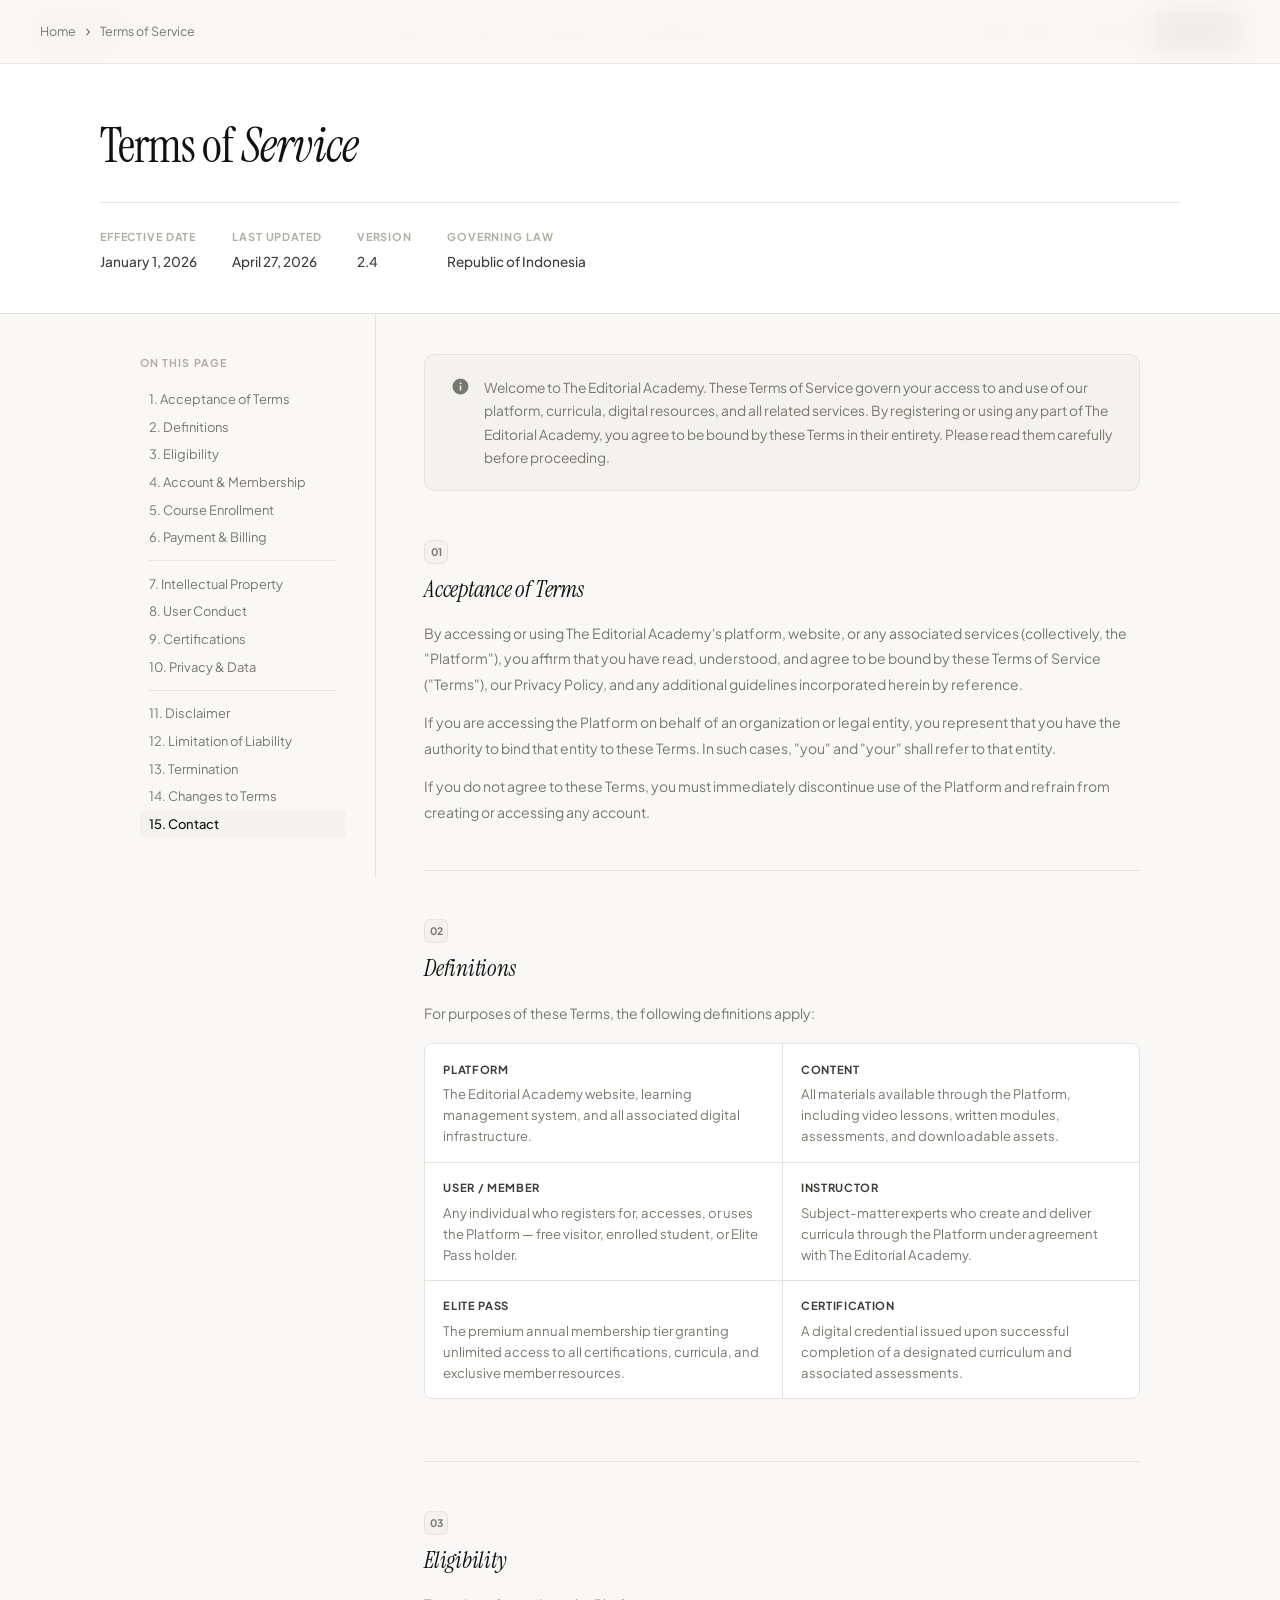
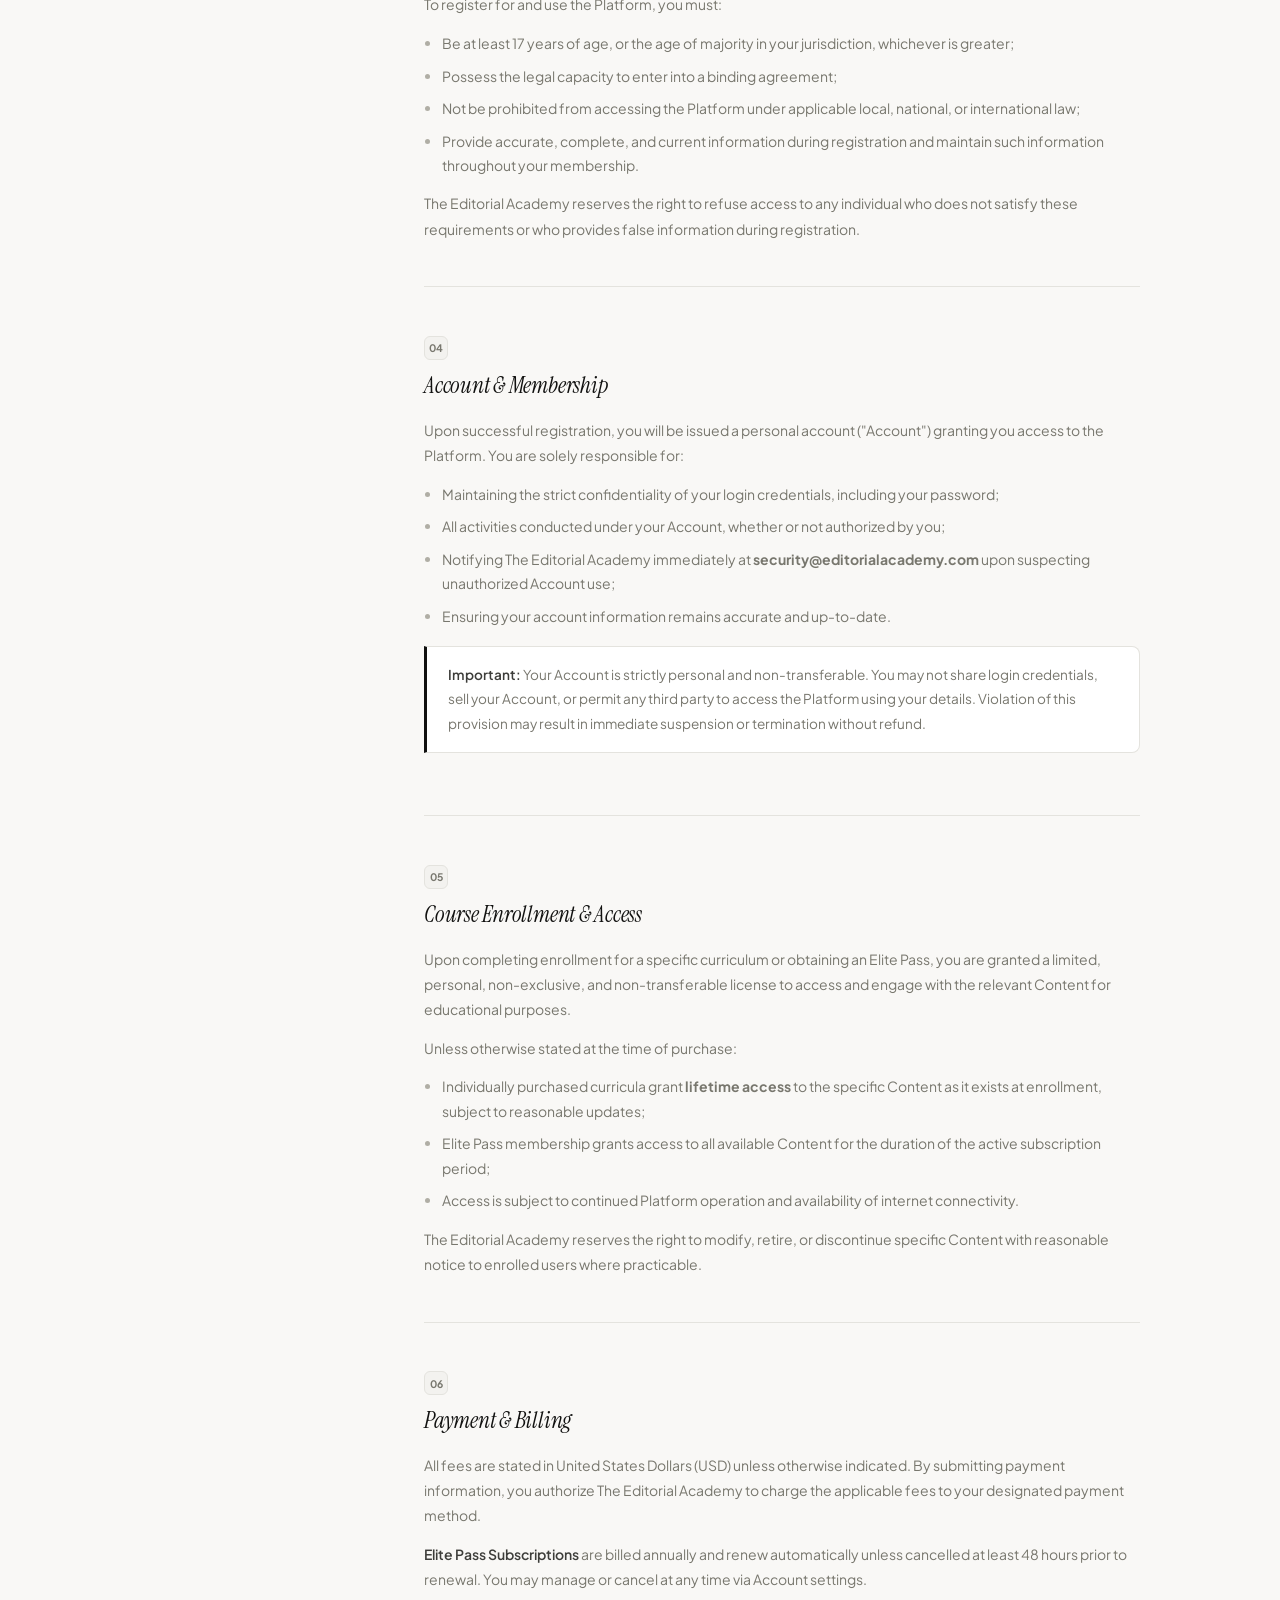
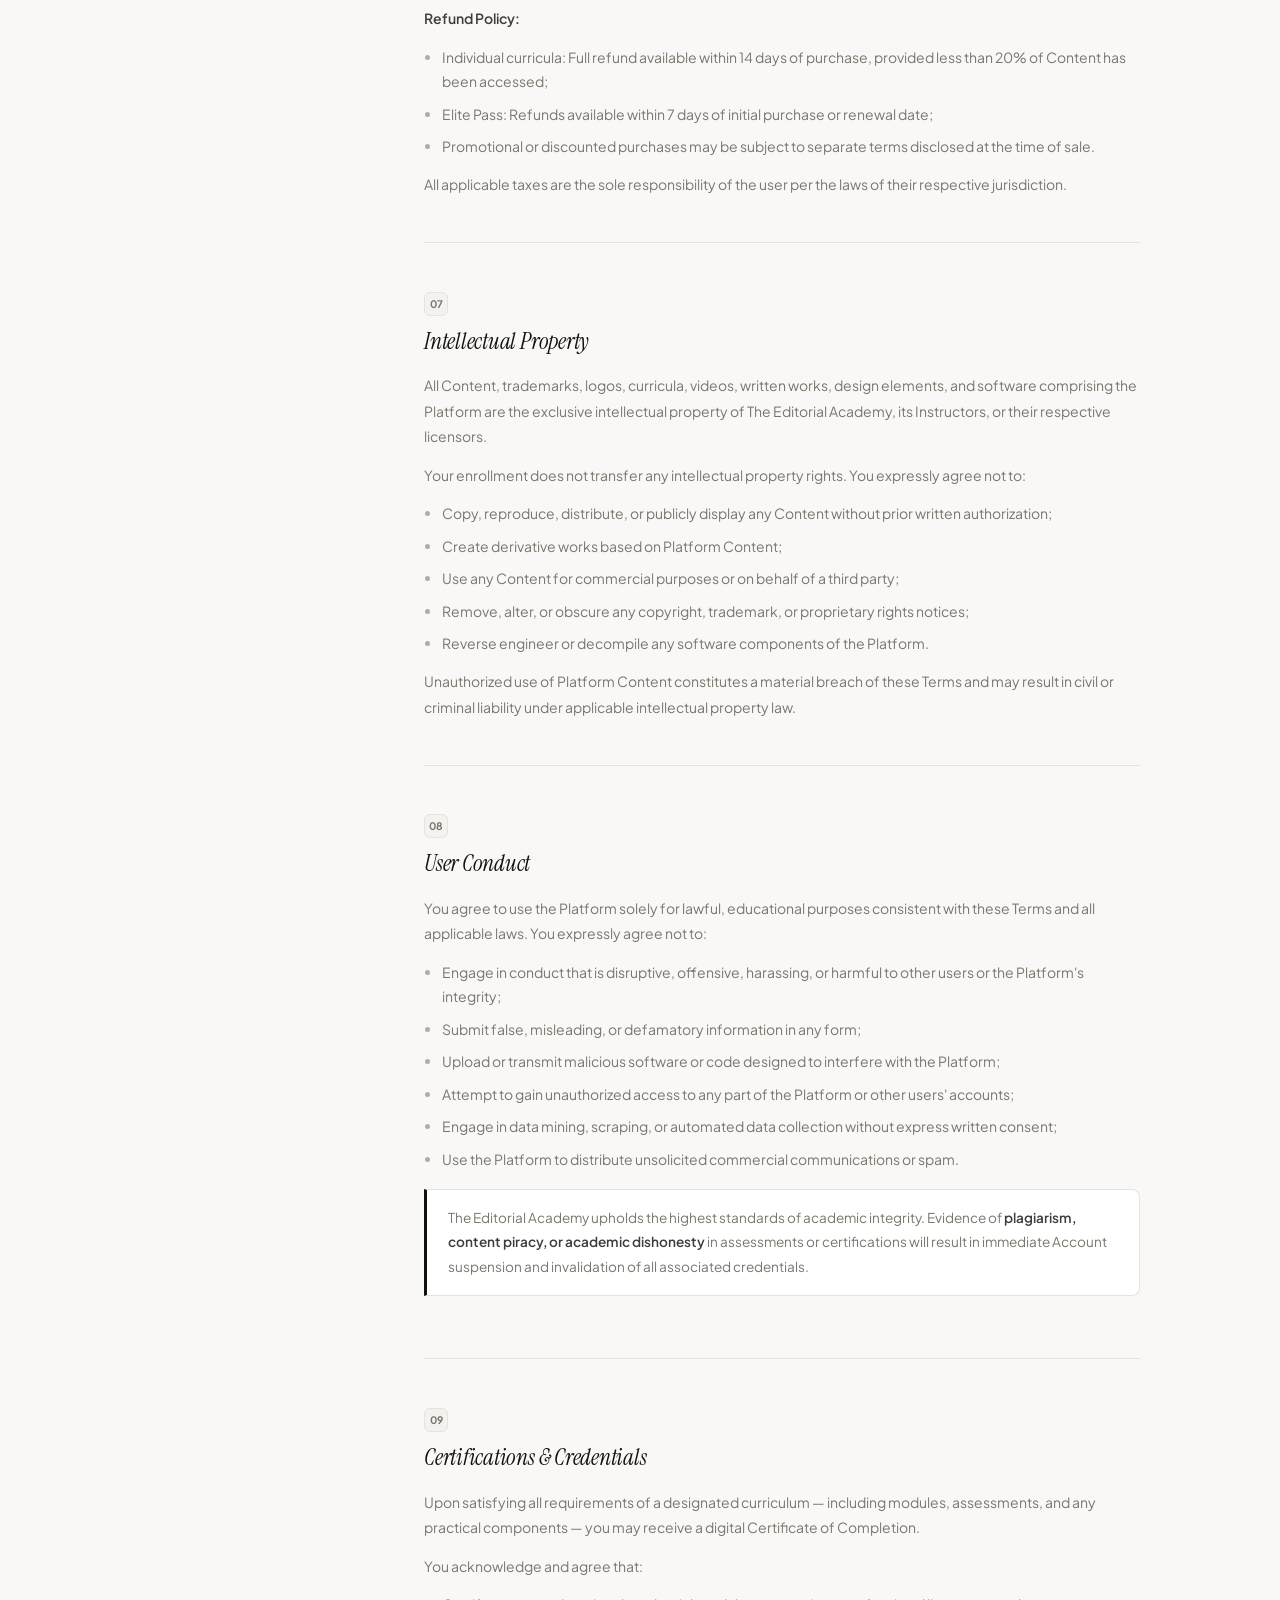
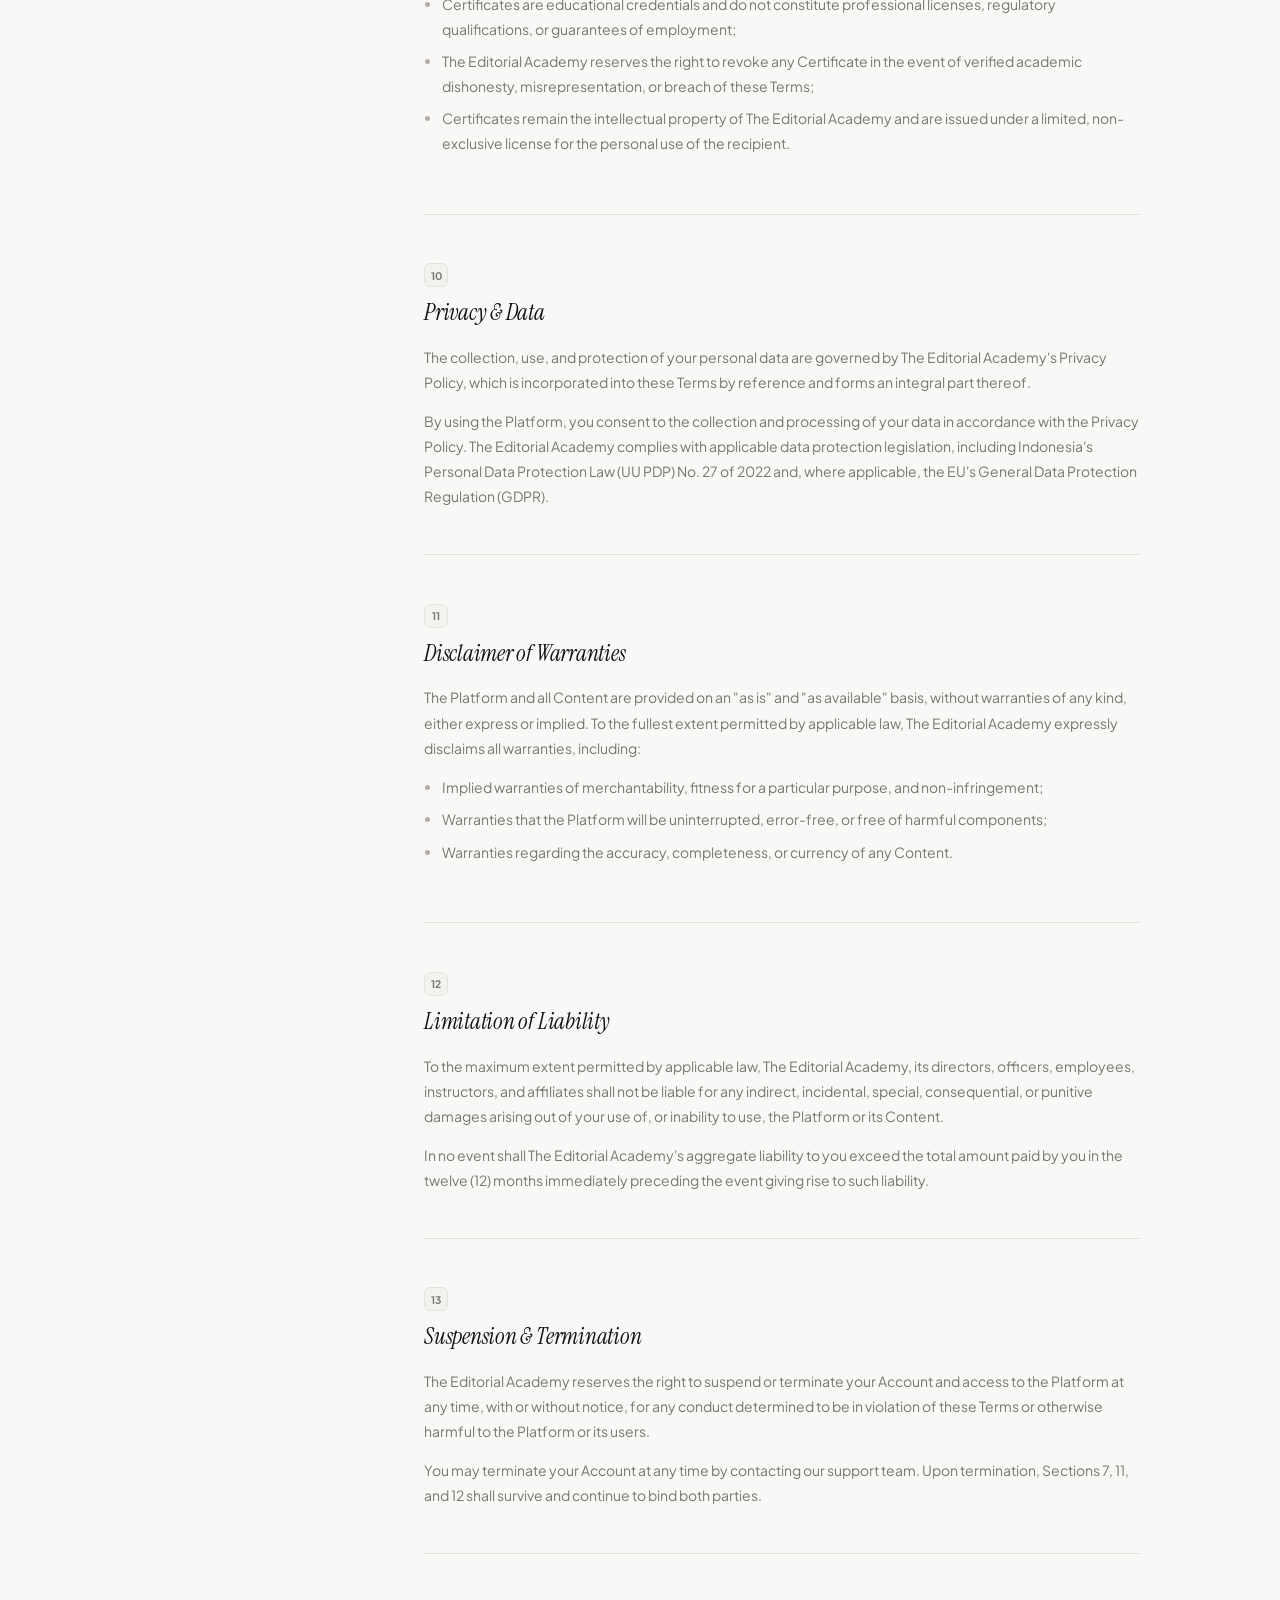
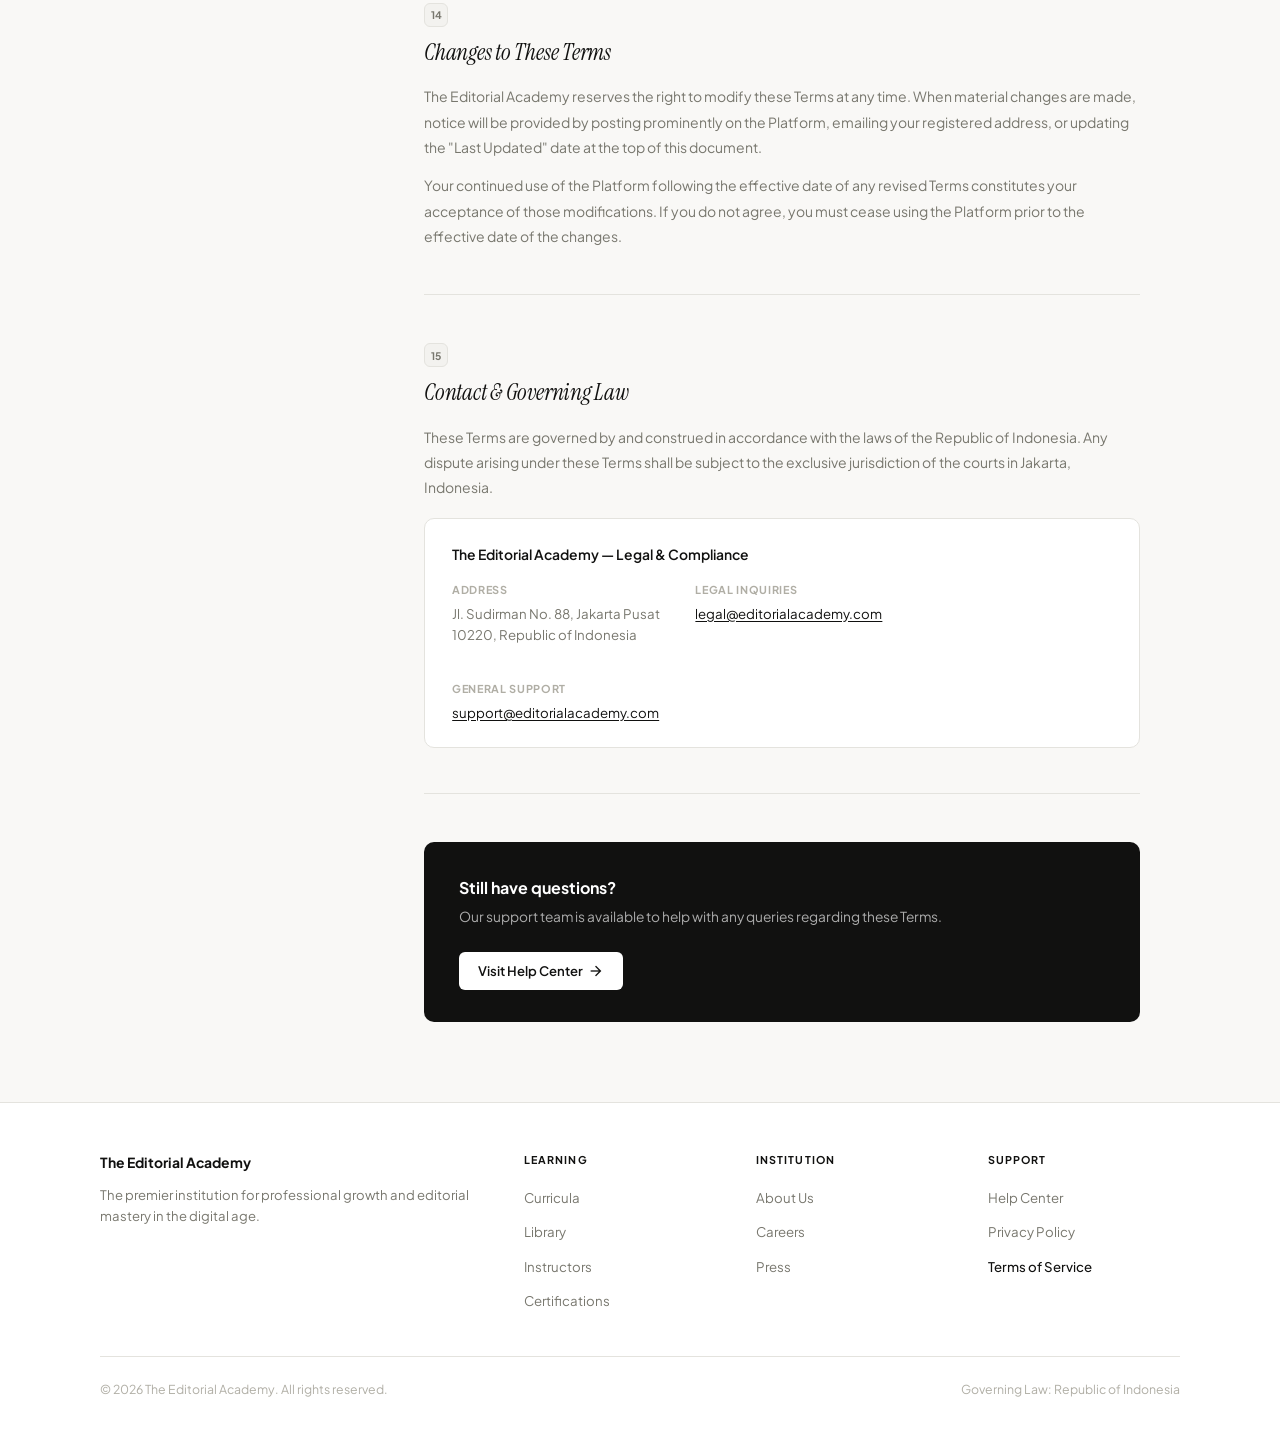
<file: termsofservice.html>
<!DOCTYPE html>
<html lang="en">

<head>
    <meta charset="UTF-8" />
    <meta name="viewport" content="width=device-width, initial-scale=1.0" />
    <title>Terms of Service | The Editorial Academy</title>
    <link rel="preconnect" href="https://fonts.googleapis.com" />
    <link href="https://fonts.googleapis.com/css2?family=Plus+Jakarta+Sans:ital,wght@0,300;0,400;0,500;0,600;0,700;1,300;1,400&family=Instrument+Serif:ital@0;1&display=swap" rel="stylesheet" />
    <link href="https://fonts.googleapis.com/icon?family=Material+Icons" rel="stylesheet" />
    <style>
        *,
        *::before,
        *::after {
            box-sizing: border-box;
            margin: 0;
            padding: 0;
        }
        
         :root {
            --bg: #f9f8f6;
            --surface: #ffffff;
            --surf2: #f3f2ef;
            --ink: #111110;
            --ink2: #3d3d3a;
            --ink3: #78776e;
            --ink4: #b0aea5;
            --border: #e4e3de;
            --border2: #d0cec7;
            --serif: 'Instrument Serif', Georgia, serif;
            --sans: 'Plus Jakarta Sans', system-ui, sans-serif;
            --nav-h: 64px;
        }
        
        html {
            scroll-behavior: smooth;
        }
        
        body {
            background: var(--bg);
            color: var(--ink2);
            font-family: var(--sans);
            font-weight: 400;
            line-height: 1.7;
            -webkit-font-smoothing: antialiased;
        }
        /* NAV */
        
        nav {
            position: fixed;
            top: 0;
            left: 0;
            right: 0;
            z-index: 99;
            height: var(--nav-h);
            background: rgba(249, 248, 246, 0.94);
            backdrop-filter: blur(14px);
            border-bottom: 1px solid var(--border);
            display: flex;
            align-items: center;
            padding: 0 2.5rem;
            gap: 2rem;
        }
        
        .nav-logo {
            font-family: var(--sans);
            font-size: 0.88rem;
            font-weight: 700;
            color: var(--ink);
            text-decoration: none;
            letter-spacing: -0.01em;
            flex-shrink: 0;
            line-height: 1.25;
        }
        
        .nav-logo span {
            display: block;
        }
        
        .nav-links {
            display: flex;
            gap: 1.8rem;
            list-style: none;
            flex: 1;
            justify-content: center;
        }
        
        .nav-links a {
            font-size: 0.82rem;
            font-weight: 500;
            color: var(--ink3);
            text-decoration: none;
            transition: color 0.15s;
        }
        
        .nav-links a:hover {
            color: var(--ink);
        }
        
        .nav-right {
            display: flex;
            align-items: center;
            gap: 0.4rem;
            flex-shrink: 0;
        }
        
        .nav-icon {
            width: 36px;
            height: 36px;
            border-radius: 50%;
            display: flex;
            align-items: center;
            justify-content: center;
            color: var(--ink3);
            cursor: pointer;
            transition: background 0.15s, color 0.15s;
        }
        
        .nav-icon:hover {
            background: var(--surf2);
            color: var(--ink);
        }
        
        .nav-icon .material-icons {
            font-size: 20px;
        }
        
        .nav-div {
            width: 1px;
            height: 20px;
            background: var(--border2);
            margin: 0 0.4rem;
        }
        
        .btn-in {
            font-size: 0.82rem;
            font-weight: 500;
            color: var(--ink2);
            text-decoration: none;
            padding: 0.4rem 0.8rem;
            border-radius: 6px;
            transition: background 0.15s;
        }
        
        .btn-in:hover {
            background: var(--surf2);
        }
        
        .btn-join {
            font-size: 0.82rem;
            font-weight: 600;
            background: var(--ink);
            color: #fff;
            text-decoration: none;
            padding: 0.45rem 1rem;
            border-radius: 6px;
            transition: opacity 0.15s;
        }
        
        .btn-join:hover {
            opacity: 0.82;
        }
        /* PAGE HEADER */
        
        .page-header {
            margin-top: var(--nav-h);
            padding: 3.5rem 2.5rem 2.5rem;
            border-bottom: 1px solid var(--border);
            background: var(--surface);
        }
        
        .ph-inner {
            max-width: 1080px;
            margin: 0 auto;
        }
        
        .breadcrumb {
            display: flex;
            align-items: center;
            gap: 0.3rem;
            font-size: 0.78rem;
            color: var(--ink3);
            margin-bottom: 1.4rem;
        }
        
        .breadcrumb a {
            color: var(--ink3);
            text-decoration: none;
        }
        
        .breadcrumb a:hover {
            color: var(--ink);
            text-decoration: underline;
        }
        
        .breadcrumb .material-icons {
            font-size: 14px;
        }
        
        .page-header h1 {
            font-family: var(--serif);
            font-size: clamp(2rem, 4vw, 3rem);
            font-weight: 400;
            color: var(--ink);
            letter-spacing: -0.02em;
            line-height: 1.1;
        }
        
        .page-header h1 em {
            font-style: italic;
        }
        
        .meta-row {
            display: flex;
            flex-wrap: wrap;
            gap: 2.2rem;
            margin-top: 1.8rem;
            padding-top: 1.6rem;
            border-top: 1px solid var(--border);
        }
        
        .meta-label {
            font-size: 0.68rem;
            font-weight: 700;
            letter-spacing: 0.08em;
            text-transform: uppercase;
            color: var(--ink4);
            margin-bottom: 0.2rem;
        }
        
        .meta-value {
            font-size: 0.85rem;
            color: var(--ink2);
            font-weight: 500;
        }
        /* LAYOUT */
        
        .layout {
            display: grid;
            grid-template-columns: 236px 1fr;
            max-width: 1080px;
            margin: 0 auto;
            padding: 0 2.5rem;
        }
        /* SIDEBAR */
        
        .sidebar {
            padding: 2.5rem 1.8rem 2.5rem 0;
            border-right: 1px solid var(--border);
            position: sticky;
            top: var(--nav-h);
            height: fit-content;
            align-self: start;
        }
        
        .toc-title {
            font-size: 0.67rem;
            font-weight: 700;
            letter-spacing: 0.1em;
            text-transform: uppercase;
            color: var(--ink4);
            margin-bottom: 0.8rem;
        }
        
        .toc-list {
            list-style: none;
        }
        
        .toc-list a {
            display: block;
            font-size: 0.81rem;
            color: var(--ink3);
            text-decoration: none;
            padding: 0.3rem 0.55rem;
            border-radius: 5px;
            transition: all 0.15s;
            line-height: 1.4;
        }
        
        .toc-list a:hover,
        .toc-list a.active {
            background: var(--surf2);
            color: var(--ink);
        }
        
        .toc-list a.active {
            font-weight: 500;
        }
        
        .toc-sep {
            height: 1px;
            background: var(--border);
            margin: 0.55rem 0.55rem;
        }
        /* CONTENT */
        
        .content {
            padding: 2.5rem 0 5rem 3rem;
        }
        
        .preamble {
            background: var(--surf2);
            border: 1px solid var(--border);
            border-radius: 10px;
            padding: 1.3rem 1.6rem;
            margin-bottom: 2.8rem;
            display: flex;
            gap: 0.9rem;
            align-items: flex-start;
        }
        
        .preamble .material-icons {
            font-size: 19px;
            color: var(--ink3);
            margin-top: 0.1rem;
            flex-shrink: 0;
        }
        
        .preamble p {
            font-size: 0.86rem;
            color: var(--ink3);
            line-height: 1.7;
        }
        /* SECTIONS */
        
        .section {
            padding-bottom: 2.8rem;
            margin-bottom: 2.8rem;
            border-bottom: 1px solid var(--border);
        }
        
        .section:last-child {
            border-bottom: none;
            padding-bottom: 0;
        }
        
        .sec-num {
            display: inline-flex;
            align-items: center;
            justify-content: center;
            width: 24px;
            height: 24px;
            border-radius: 6px;
            background: var(--surf2);
            border: 1px solid var(--border);
            font-size: 0.65rem;
            font-weight: 700;
            color: var(--ink3);
            margin-bottom: 0.75rem;
        }
        
        .section h2 {
            font-family: var(--serif);
            font-size: 1.45rem;
            font-weight: 400;
            font-style: italic;
            color: var(--ink);
            margin-bottom: 1.1rem;
            line-height: 1.2;
            letter-spacing: -0.01em;
        }
        
        .section p {
            font-size: 0.875rem;
            color: var(--ink3);
            margin-bottom: 0.85rem;
            line-height: 1.8;
        }
        
        .section p:last-child {
            margin-bottom: 0;
        }
        
        .section p strong {
            color: var(--ink2);
            font-weight: 600;
        }
        
        .section ul,
        .section ol {
            margin: 0.75rem 0 0.85rem 1.15rem;
        }
        
        .section li {
            font-size: 0.875rem;
            color: var(--ink3);
            margin-bottom: 0.5rem;
            line-height: 1.75;
        }
        
        .section li::marker {
            color: var(--ink4);
        }
        
        .callout {
            background: var(--surface);
            border: 1px solid var(--border);
            border-left: 3px solid var(--ink);
            border-radius: 0 8px 8px 0;
            padding: 1rem 1.3rem;
            margin: 1.1rem 0;
        }
        
        .callout p {
            font-size: 0.85rem;
            margin-bottom: 0 !important;
        }
        
        .callout strong {
            color: var(--ink2);
            font-weight: 600;
        }
        /* DEF GRID */
        
        .def-grid {
            display: grid;
            grid-template-columns: 1fr 1fr;
            gap: 1px;
            background: var(--border);
            border: 1px solid var(--border);
            border-radius: 8px;
            overflow: hidden;
            margin: 1.1rem 0;
        }
        
        .def-item {
            background: var(--surface);
            padding: 0.95rem 1.15rem;
        }
        
        .def-term {
            font-size: 0.7rem;
            font-weight: 700;
            letter-spacing: 0.06em;
            text-transform: uppercase;
            color: var(--ink2);
            margin-bottom: 0.3rem;
        }
        
        .def-desc {
            font-size: 0.82rem;
            color: var(--ink3);
            line-height: 1.6;
        }
        /* CONTACT */
        
        .contact-card {
            background: var(--surface);
            border: 1px solid var(--border);
            border-radius: 10px;
            padding: 1.5rem 1.7rem;
            margin-top: 1.1rem;
        }
        
        .contact-card h3 {
            font-size: 0.87rem;
            font-weight: 600;
            color: var(--ink);
            margin-bottom: 0.9rem;
        }
        
        .contact-row {
            display: flex;
            gap: 2.2rem;
            flex-wrap: wrap;
        }
        
        .contact-col dt {
            font-size: 0.68rem;
            font-weight: 700;
            letter-spacing: 0.06em;
            text-transform: uppercase;
            color: var(--ink4);
            margin-bottom: 0.2rem;
        }
        
        .contact-col dd {
            font-size: 0.83rem;
            color: var(--ink3);
            line-height: 1.6;
        }
        
        .contact-col dd a {
            color: var(--ink);
            text-decoration: underline;
            text-underline-offset: 2px;
        }
        /* CTA */
        
        .cta-strip {
            background: var(--ink);
            border-radius: 10px;
            padding: 2rem 2.2rem;
            display: flex;
            align-items: center;
            justify-content: space-between;
            gap: 1.5rem;
            margin-top: 3rem;
            flex-wrap: wrap;
        }
        
        .cta-strip p {
            font-size: 0.86rem;
            color: rgba(255, 255, 255, 0.65);
        }
        
        .cta-strip strong {
            display: block;
            font-size: 1rem;
            color: #fff;
            margin-bottom: 0.2rem;
        }
        
        .cta-strip a {
            font-size: 0.82rem;
            font-weight: 600;
            background: #fff;
            color: var(--ink);
            padding: 0.5rem 1.2rem;
            border-radius: 6px;
            text-decoration: none;
            white-space: nowrap;
            transition: opacity 0.15s;
            display: flex;
            align-items: center;
            gap: 0.3rem;
        }
        
        .cta-strip a:hover {
            opacity: 0.88;
        }
        
        .cta-strip a .material-icons {
            font-size: 16px;
        }
        /* FOOTER */
        
        footer {
            background: var(--surface);
            border-top: 1px solid var(--border);
            padding: 3rem 2.5rem 2rem;
        }
        
        .footer-inner {
            max-width: 1080px;
            margin: 0 auto;
        }
        
        .footer-grid {
            display: grid;
            grid-template-columns: 2fr 1fr 1fr 1fr;
            gap: 2.5rem;
            padding-bottom: 2.2rem;
            border-bottom: 1px solid var(--border);
        }
        
        .footer-logo {
            font-size: 0.87rem;
            font-weight: 700;
            color: var(--ink);
            display: block;
            margin-bottom: 0.55rem;
        }
        
        .footer-brand p {
            font-size: 0.82rem;
            color: var(--ink3);
            line-height: 1.65;
        }
        
        .footer-col h5 {
            font-size: 0.67rem;
            font-weight: 700;
            letter-spacing: 0.1em;
            text-transform: uppercase;
            color: var(--ink);
            margin-bottom: 0.85rem;
        }
        
        .footer-col ul {
            list-style: none;
        }
        
        .footer-col li {
            margin-bottom: 0.45rem;
        }
        
        .footer-col a {
            font-size: 0.83rem;
            color: var(--ink3);
            text-decoration: none;
            transition: color 0.15s;
        }
        
        .footer-col a:hover {
            color: var(--ink);
        }
        
        .footer-col a.cur {
            color: var(--ink);
            font-weight: 500;
        }
        
        .footer-bottom {
            display: flex;
            justify-content: space-between;
            padding-top: 1.4rem;
            flex-wrap: wrap;
            gap: 0.4rem;
        }
        
        .footer-bottom p {
            font-size: 0.77rem;
            color: var(--ink4);
        }
        /* RESPONSIVE */
        
        @media (max-width: 820px) {
            nav {
                padding: 0 1.2rem;
            }
            .nav-links {
                display: none;
            }
            .page-header {
                padding: 2.5rem 1.2rem 2rem;
            }
            .layout {
                grid-template-columns: 1fr;
                padding: 0 1.2rem;
            }
            .sidebar {
                display: none;
            }
            .content {
                padding: 2rem 0 3rem;
            }
            .def-grid {
                grid-template-columns: 1fr;
            }
            .footer-grid {
                grid-template-columns: 1fr 1fr;
            }
            .cta-strip {
                flex-direction: column;
                align-items: flex-start;
            }
        }
    </style>
</head>

<body>

    <!-- NAV -->
    <nav>
        <a href="https://editorial-academy.vercel.app/index.html" class="nav-logo">
            <span>The Editorial</span>
            <span>Academy</span>
        </a>
        <ul class="nav-links">
            <li><a href="https://editorial-academy.vercel.app/curricula.html">Curricula</a></li>
            <li><a href="https://editorial-academy.vercel.app/library.html">Library</a></li>
            <li><a href="https://editorial-academy.vercel.app/instructors.html">Instructors</a></li>
            <li><a href="https://editorial-academy.vercel.app/certifications.html">Certifications</a></li>
        </ul>
        <div class="nav-right">
            <div class="nav-icon"><span class="material-icons">shopping_cart</span></div>
            <div class="nav-icon"><span class="material-icons">notifications</span></div>
            <div class="nav-div"></div>
            <a href="#" class="btn-in">Sign In</a>
            <a href="#" class="btn-join">Join Elite</a>
        </div>
    </nav>

    <!-- PAGE HEADER -->
    <div class="page-header">
        <div class="ph-inner">
            <nav class="breadcrumb" aria-label="breadcrumb">
                <a href="https://editorial-academy.vercel.app/index.html">Home</a>
                <span class="material-icons">chevron_right</span>
                <span>Terms of Service</span>
            </nav>
            <h1>Terms of <em>Service</em></h1>
            <div class="meta-row">
                <div class="meta-item">
                    <div class="meta-label">Effective Date</div>
                    <div class="meta-value">January 1, 2026</div>
                </div>
                <div class="meta-item">
                    <div class="meta-label">Last Updated</div>
                    <div class="meta-value">April 27, 2026</div>
                </div>
                <div class="meta-item">
                    <div class="meta-label">Version</div>
                    <div class="meta-value">2.4</div>
                </div>
                <div class="meta-item">
                    <div class="meta-label">Governing Law</div>
                    <div class="meta-value">Republic of Indonesia</div>
                </div>
            </div>
        </div>
    </div>

    <!-- BODY -->
    <div class="layout">

        <!-- SIDEBAR -->
        <aside class="sidebar">
            <p class="toc-title">On this page</p>
            <ul class="toc-list">
                <li><a href="#acceptance">1. Acceptance of Terms</a></li>
                <li><a href="#definitions">2. Definitions</a></li>
                <li><a href="#eligibility">3. Eligibility</a></li>
                <li><a href="#account">4. Account &amp; Membership</a></li>
                <li><a href="#enrollment">5. Course Enrollment</a></li>
                <li><a href="#payment">6. Payment &amp; Billing</a></li>
                <div class="toc-sep"></div>
                <li><a href="#ip">7. Intellectual Property</a></li>
                <li><a href="#conduct">8. User Conduct</a></li>
                <li><a href="#certificates">9. Certifications</a></li>
                <li><a href="#privacy">10. Privacy &amp; Data</a></li>
                <div class="toc-sep"></div>
                <li><a href="#disclaimer">11. Disclaimer</a></li>
                <li><a href="#limitation">12. Limitation of Liability</a></li>
                <li><a href="#termination">13. Termination</a></li>
                <li><a href="#changes">14. Changes to Terms</a></li>
                <li><a href="#contact">15. Contact</a></li>
            </ul>
        </aside>

        <!-- CONTENT -->
        <main class="content">

            <div class="preamble">
                <span class="material-icons">info</span>
                <p>Welcome to The Editorial Academy. These Terms of Service govern your access to and use of our platform, curricula, digital resources, and all related services. By registering or using any part of The Editorial Academy, you agree to be
                    bound by these Terms in their entirety. Please read them carefully before proceeding.</p>
            </div>

            <div class="section" id="acceptance">
                <div class="sec-num">01</div>
                <h2>Acceptance of Terms</h2>
                <p>By accessing or using The Editorial Academy's platform, website, or any associated services (collectively, the "Platform"), you affirm that you have read, understood, and agree to be bound by these Terms of Service ("Terms"), our Privacy
                    Policy, and any additional guidelines incorporated herein by reference.</p>
                <p>If you are accessing the Platform on behalf of an organization or legal entity, you represent that you have the authority to bind that entity to these Terms. In such cases, "you" and "your" shall refer to that entity.</p>
                <p>If you do not agree to these Terms, you must immediately discontinue use of the Platform and refrain from creating or accessing any account.</p>
            </div>

            <div class="section" id="definitions">
                <div class="sec-num">02</div>
                <h2>Definitions</h2>
                <p>For purposes of these Terms, the following definitions apply:</p>
                <div class="def-grid">
                    <div class="def-item">
                        <div class="def-term">Platform</div>
                        <div class="def-desc">The Editorial Academy website, learning management system, and all associated digital infrastructure.</div>
                    </div>
                    <div class="def-item">
                        <div class="def-term">Content</div>
                        <div class="def-desc">All materials available through the Platform, including video lessons, written modules, assessments, and downloadable assets.</div>
                    </div>
                    <div class="def-item">
                        <div class="def-term">User / Member</div>
                        <div class="def-desc">Any individual who registers for, accesses, or uses the Platform — free visitor, enrolled student, or Elite Pass holder.</div>
                    </div>
                    <div class="def-item">
                        <div class="def-term">Instructor</div>
                        <div class="def-desc">Subject-matter experts who create and deliver curricula through the Platform under agreement with The Editorial Academy.</div>
                    </div>
                    <div class="def-item">
                        <div class="def-term">Elite Pass</div>
                        <div class="def-desc">The premium annual membership tier granting unlimited access to all certifications, curricula, and exclusive member resources.</div>
                    </div>
                    <div class="def-item">
                        <div class="def-term">Certification</div>
                        <div class="def-desc">A digital credential issued upon successful completion of a designated curriculum and associated assessments.</div>
                    </div>
                </div>
            </div>

            <div class="section" id="eligibility">
                <div class="sec-num">03</div>
                <h2>Eligibility</h2>
                <p>To register for and use the Platform, you must:</p>
                <ul>
                    <li>Be at least 17 years of age, or the age of majority in your jurisdiction, whichever is greater;</li>
                    <li>Possess the legal capacity to enter into a binding agreement;</li>
                    <li>Not be prohibited from accessing the Platform under applicable local, national, or international law;</li>
                    <li>Provide accurate, complete, and current information during registration and maintain such information throughout your membership.</li>
                </ul>
                <p>The Editorial Academy reserves the right to refuse access to any individual who does not satisfy these requirements or who provides false information during registration.</p>
            </div>

            <div class="section" id="account">
                <div class="sec-num">04</div>
                <h2>Account &amp; Membership</h2>
                <p>Upon successful registration, you will be issued a personal account ("Account") granting you access to the Platform. You are solely responsible for:</p>
                <ul>
                    <li>Maintaining the strict confidentiality of your login credentials, including your password;</li>
                    <li>All activities conducted under your Account, whether or not authorized by you;</li>
                    <li>Notifying The Editorial Academy immediately at <strong>security@editorialacademy.com</strong> upon suspecting unauthorized Account use;</li>
                    <li>Ensuring your account information remains accurate and up-to-date.</li>
                </ul>
                <div class="callout">
                    <p><strong>Important:</strong> Your Account is strictly personal and non-transferable. You may not share login credentials, sell your Account, or permit any third party to access the Platform using your details. Violation of this provision
                        may result in immediate suspension or termination without refund.</p>
                </div>
            </div>

            <div class="section" id="enrollment">
                <div class="sec-num">05</div>
                <h2>Course Enrollment &amp; Access</h2>
                <p>Upon completing enrollment for a specific curriculum or obtaining an Elite Pass, you are granted a limited, personal, non-exclusive, and non-transferable license to access and engage with the relevant Content for educational purposes.</p>
                <p>Unless otherwise stated at the time of purchase:</p>
                <ul>
                    <li>Individually purchased curricula grant <strong>lifetime access</strong> to the specific Content as it exists at enrollment, subject to reasonable updates;</li>
                    <li>Elite Pass membership grants access to all available Content for the duration of the active subscription period;</li>
                    <li>Access is subject to continued Platform operation and availability of internet connectivity.</li>
                </ul>
                <p>The Editorial Academy reserves the right to modify, retire, or discontinue specific Content with reasonable notice to enrolled users where practicable.</p>
            </div>

            <div class="section" id="payment">
                <div class="sec-num">06</div>
                <h2>Payment &amp; Billing</h2>
                <p>All fees are stated in United States Dollars (USD) unless otherwise indicated. By submitting payment information, you authorize The Editorial Academy to charge the applicable fees to your designated payment method.</p>
                <p><strong>Elite Pass Subscriptions</strong> are billed annually and renew automatically unless cancelled at least 48 hours prior to renewal. You may manage or cancel at any time via Account settings.</p>
                <p><strong>Refund Policy:</strong></p>
                <ul>
                    <li>Individual curricula: Full refund available within 14 days of purchase, provided less than 20% of Content has been accessed;</li>
                    <li>Elite Pass: Refunds available within 7 days of initial purchase or renewal date;</li>
                    <li>Promotional or discounted purchases may be subject to separate terms disclosed at the time of sale.</li>
                </ul>
                <p>All applicable taxes are the sole responsibility of the user per the laws of their respective jurisdiction.</p>
            </div>

            <div class="section" id="ip">
                <div class="sec-num">07</div>
                <h2>Intellectual Property</h2>
                <p>All Content, trademarks, logos, curricula, videos, written works, design elements, and software comprising the Platform are the exclusive intellectual property of The Editorial Academy, its Instructors, or their respective licensors.</p>
                <p>Your enrollment does not transfer any intellectual property rights. You expressly agree not to:</p>
                <ul>
                    <li>Copy, reproduce, distribute, or publicly display any Content without prior written authorization;</li>
                    <li>Create derivative works based on Platform Content;</li>
                    <li>Use any Content for commercial purposes or on behalf of a third party;</li>
                    <li>Remove, alter, or obscure any copyright, trademark, or proprietary rights notices;</li>
                    <li>Reverse engineer or decompile any software components of the Platform.</li>
                </ul>
                <p>Unauthorized use of Platform Content constitutes a material breach of these Terms and may result in civil or criminal liability under applicable intellectual property law.</p>
            </div>

            <div class="section" id="conduct">
                <div class="sec-num">08</div>
                <h2>User Conduct</h2>
                <p>You agree to use the Platform solely for lawful, educational purposes consistent with these Terms and all applicable laws. You expressly agree not to:</p>
                <ul>
                    <li>Engage in conduct that is disruptive, offensive, harassing, or harmful to other users or the Platform's integrity;</li>
                    <li>Submit false, misleading, or defamatory information in any form;</li>
                    <li>Upload or transmit malicious software or code designed to interfere with the Platform;</li>
                    <li>Attempt to gain unauthorized access to any part of the Platform or other users' accounts;</li>
                    <li>Engage in data mining, scraping, or automated data collection without express written consent;</li>
                    <li>Use the Platform to distribute unsolicited commercial communications or spam.</li>
                </ul>
                <div class="callout">
                    <p>The Editorial Academy upholds the highest standards of academic integrity. Evidence of <strong>plagiarism, content piracy, or academic dishonesty</strong> in assessments or certifications will result in immediate Account suspension
                        and invalidation of all associated credentials.</p>
                </div>
            </div>

            <div class="section" id="certificates">
                <div class="sec-num">09</div>
                <h2>Certifications &amp; Credentials</h2>
                <p>Upon satisfying all requirements of a designated curriculum — including modules, assessments, and any practical components — you may receive a digital Certificate of Completion.</p>
                <p>You acknowledge and agree that:</p>
                <ul>
                    <li>Certificates are educational credentials and do not constitute professional licenses, regulatory qualifications, or guarantees of employment;</li>
                    <li>The Editorial Academy reserves the right to revoke any Certificate in the event of verified academic dishonesty, misrepresentation, or breach of these Terms;</li>
                    <li>Certificates remain the intellectual property of The Editorial Academy and are issued under a limited, non-exclusive license for the personal use of the recipient.</li>
                </ul>
            </div>

            <div class="section" id="privacy">
                <div class="sec-num">10</div>
                <h2>Privacy &amp; Data</h2>
                <p>The collection, use, and protection of your personal data are governed by The Editorial Academy's Privacy Policy, which is incorporated into these Terms by reference and forms an integral part thereof.</p>
                <p>By using the Platform, you consent to the collection and processing of your data in accordance with the Privacy Policy. The Editorial Academy complies with applicable data protection legislation, including Indonesia's Personal Data Protection
                    Law (UU PDP) No. 27 of 2022 and, where applicable, the EU's General Data Protection Regulation (GDPR).</p>
            </div>

            <div class="section" id="disclaimer">
                <div class="sec-num">11</div>
                <h2>Disclaimer of Warranties</h2>
                <p>The Platform and all Content are provided on an "as is" and "as available" basis, without warranties of any kind, either express or implied. To the fullest extent permitted by applicable law, The Editorial Academy expressly disclaims all
                    warranties, including:</p>
                <ul>
                    <li>Implied warranties of merchantability, fitness for a particular purpose, and non-infringement;</li>
                    <li>Warranties that the Platform will be uninterrupted, error-free, or free of harmful components;</li>
                    <li>Warranties regarding the accuracy, completeness, or currency of any Content.</li>
                </ul>
            </div>

            <div class="section" id="limitation">
                <div class="sec-num">12</div>
                <h2>Limitation of Liability</h2>
                <p>To the maximum extent permitted by applicable law, The Editorial Academy, its directors, officers, employees, instructors, and affiliates shall not be liable for any indirect, incidental, special, consequential, or punitive damages arising
                    out of your use of, or inability to use, the Platform or its Content.</p>
                <p>In no event shall The Editorial Academy's aggregate liability to you exceed the total amount paid by you in the twelve (12) months immediately preceding the event giving rise to such liability.</p>
            </div>

            <div class="section" id="termination">
                <div class="sec-num">13</div>
                <h2>Suspension &amp; Termination</h2>
                <p>The Editorial Academy reserves the right to suspend or terminate your Account and access to the Platform at any time, with or without notice, for any conduct determined to be in violation of these Terms or otherwise harmful to the Platform
                    or its users.</p>
                <p>You may terminate your Account at any time by contacting our support team. Upon termination, Sections 7, 11, and 12 shall survive and continue to bind both parties.</p>
            </div>

            <div class="section" id="changes">
                <div class="sec-num">14</div>
                <h2>Changes to These Terms</h2>
                <p>The Editorial Academy reserves the right to modify these Terms at any time. When material changes are made, notice will be provided by posting prominently on the Platform, emailing your registered address, or updating the "Last Updated"
                    date at the top of this document.</p>
                <p>Your continued use of the Platform following the effective date of any revised Terms constitutes your acceptance of those modifications. If you do not agree, you must cease using the Platform prior to the effective date of the changes.</p>
            </div>

            <div class="section" id="contact">
                <div class="sec-num">15</div>
                <h2>Contact &amp; Governing Law</h2>
                <p>These Terms are governed by and construed in accordance with the laws of the Republic of Indonesia. Any dispute arising under these Terms shall be subject to the exclusive jurisdiction of the courts in Jakarta, Indonesia.</p>
                <div class="contact-card">
                    <h3>The Editorial Academy — Legal &amp; Compliance</h3>
                    <div class="contact-row">
                        <dl class="contact-col">
                            <dt>Address</dt>
                            <dd>Jl. Sudirman No. 88, Jakarta Pusat<br>10220, Republic of Indonesia</dd>
                        </dl>
                        <dl class="contact-col">
                            <dt>Legal Inquiries</dt>
                            <dd><a href="mailto:legal@editorialacademy.com">legal@editorialacademy.com</a></dd>
                        </dl>
                        <dl class="contact-col">
                            <dt>General Support</dt>
                            <dd><a href="mailto:support@editorialacademy.com">support@editorialacademy.com</a></dd>
                        </dl>
                    </div>
                </div>
            </div>

            <div class="cta-strip">
                <div>
                    <strong>Still have questions?</strong>
                    <p>Our support team is available to help with any queries regarding these Terms.</p>
                </div>
                <a href="https://editorial-academy.vercel.app/HelpCenter.html">
        Visit Help Center <span class="material-icons">arrow_forward</span>
      </a>
            </div>

        </main>
    </div>

    <!-- FOOTER -->
    <footer>
        <div class="footer-inner">
            <div class="footer-grid">
                <div class="footer-brand">
                    <span class="footer-logo">The Editorial Academy</span>
                    <p>The premier institution for professional growth and editorial mastery in the digital age.</p>
                </div>
                <div class="footer-col">
                    <h5>Learning</h5>
                    <ul>
                        <li><a href="curricula.html">Curricula</a></li>
                        <li><a href="library.html">Library</a></li>
                        <li><a href="instructors.html">Instructors</a></li>
                        <li>
                            <a href="certifications.html ">Certifications</a></li>
                    </ul>
                </div>
                <div class="footer-col ">
                    <h5>Institution</h5>
                    <ul>
                        <li><a href="about.html ">About Us</a></li>
                        <li><a href="careers.html ">Careers</a></li>
                        <li><a href="press.html ">Press</a></li>
                    </ul>
                </div>
                <div class="footer-col ">
                    <h5>Support</h5>
                    <ul>
                        <li><a href="HelpCenter.html ">Help Center</a></li>
                        <li><a href="privacy.html ">Privacy Policy</a></li>
                        <li><a href="termsofservice.html " class="cur ">Terms of Service</a></li>
                    </ul>
                </div>
            </div>
            <div class="footer-bottom ">
                <p>© 2026 The Editorial Academy. All rights reserved.</p>
                <p>Governing Law: Republic of Indonesia</p>
            </div>
        </div>
    </footer>

    <script src="tos.js"></script>
</body>

</html>
</file>
